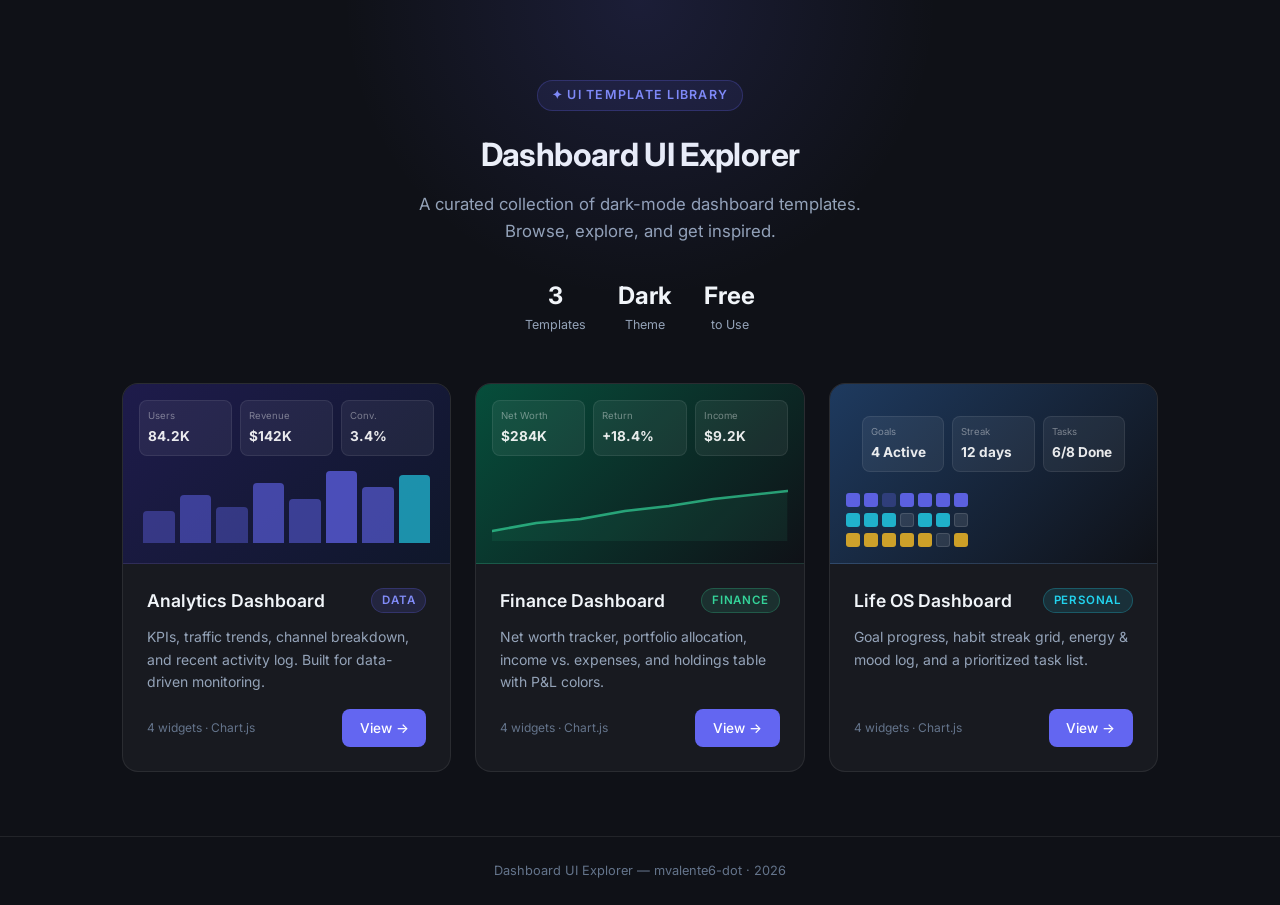
<file: index.html>
<!DOCTYPE html>
<html lang="en">
<head>
  <meta charset="UTF-8" />
  <meta name="viewport" content="width=device-width, initial-scale=1.0" />
  <title>Dashboard UI Explorer</title>
  <link rel="stylesheet" href="style.css" />
  <style>
    /* ── Gallery-specific styles ── */
    body { display: flex; flex-direction: column; align-items: center; }

    .hero {
      width: 100%;
      padding: 5rem 2rem 3rem;
      text-align: center;
      position: relative;
    }
    .hero::before {
      content: '';
      position: absolute;
      top: 0; left: 50%;
      transform: translateX(-50%);
      width: 600px; height: 300px;
      background: radial-gradient(ellipse at top, rgba(99,102,241,0.15) 0%, transparent 70%);
      pointer-events: none;
    }
    .hero-eyebrow {
      display: inline-flex;
      align-items: center;
      gap: 6px;
      font-size: 0.78rem;
      font-weight: 600;
      text-transform: uppercase;
      letter-spacing: 0.1em;
      color: var(--accent-h);
      background: rgba(99,102,241,0.1);
      border: 1px solid rgba(99,102,241,0.25);
      border-radius: 999px;
      padding: 5px 14px;
      margin-bottom: 1.25rem;
    }
    .hero h1 { margin-bottom: 0.75rem; }
    .hero p {
      font-size: 1.05rem;
      max-width: 480px;
      margin: 0 auto 2rem;
      line-height: 1.65;
    }
    .hero-stats {
      display: flex;
      justify-content: center;
      gap: 2rem;
      margin-top: 1rem;
    }
    .hero-stat {
      display: flex;
      flex-direction: column;
      align-items: center;
      gap: 2px;
    }
    .hero-stat .value {
      font-size: 1.5rem;
      font-weight: 700;
      color: var(--text);
    }
    .hero-stat .label {
      font-size: 0.78rem;
      color: var(--muted);
    }

    /* ── Gallery Grid ── */
    .gallery {
      display: grid;
      grid-template-columns: repeat(3, 1fr);
      gap: 1.5rem;
      max-width: 1100px;
      width: 100%;
      padding: 0 2rem 4rem;
    }

    .gallery-card {
      background: var(--surface);
      border: 1px solid var(--border);
      border-radius: 16px;
      overflow: hidden;
      display: flex;
      flex-direction: column;
      transition: border-color 0.2s, box-shadow 0.2s, transform 0.2s;
    }
    .gallery-card:hover {
      border-color: var(--border2);
      box-shadow: var(--glow);
      transform: translateY(-3px);
    }

    /* Dashboard preview thumbnail */
    .card-preview {
      height: 180px;
      position: relative;
      overflow: hidden;
      border-bottom: 1px solid var(--border);
    }
    .preview-analytics {
      background: linear-gradient(135deg, #1e1b4b 0%, #0f172a 100%);
    }
    .preview-finance {
      background: linear-gradient(135deg, #064e3b 0%, #0f1117 100%);
    }
    .preview-lifeos {
      background: linear-gradient(135deg, #1e3a5f 0%, #0f1117 100%);
    }

    /* Mini chart lines in preview */
    .preview-chart {
      position: absolute;
      bottom: 20px; left: 20px; right: 20px;
      height: 80px;
    }
    .preview-bar-row {
      display: flex;
      align-items: flex-end;
      gap: 5px;
      height: 100%;
    }
    .preview-bar {
      flex: 1;
      border-radius: 4px 4px 0 0;
      background: rgba(99,102,241,0.5);
    }
    .preview-kpi-row {
      position: absolute;
      top: 16px; left: 16px; right: 16px;
      display: flex;
      gap: 8px;
    }
    .preview-kpi {
      flex: 1;
      background: rgba(255,255,255,0.06);
      border-radius: 8px;
      padding: 8px;
      border: 1px solid rgba(255,255,255,0.08);
    }
    .preview-kpi .pk-label {
      font-size: 0.6rem;
      color: rgba(255,255,255,0.4);
      margin-bottom: 3px;
    }
    .preview-kpi .pk-value {
      font-size: 0.85rem;
      font-weight: 700;
      color: rgba(255,255,255,0.9);
    }
    .preview-donut {
      position: absolute;
      right: 24px;
      top: 50%;
      transform: translateY(-50%);
      width: 70px;
      height: 70px;
    }
    .preview-habits {
      position: absolute;
      bottom: 16px; left: 16px; right: 16px;
      display: flex;
      flex-direction: column;
      gap: 6px;
    }
    .preview-habit-row {
      display: flex;
      gap: 4px;
    }
    .preview-habit-dot {
      width: 14px; height: 14px;
      border-radius: 3px;
    }
    .preview-line {
      position: absolute;
      bottom: 20px; left: 16px; right: 16px;
    }
    svg.sparkline { width: 100%; height: 60px; }

    .card-body {
      padding: 1.5rem;
      display: flex;
      flex-direction: column;
      flex: 1;
      gap: 0.75rem;
    }
    .card-header {
      display: flex;
      align-items: flex-start;
      justify-content: space-between;
      gap: 0.5rem;
    }
    .card-title {
      font-size: 1.1rem;
      font-weight: 600;
      color: var(--text);
    }
    .card-desc {
      font-size: 0.875rem;
      color: var(--muted);
      line-height: 1.6;
      flex: 1;
    }
    .card-footer {
      display: flex;
      align-items: center;
      justify-content: space-between;
      margin-top: 0.25rem;
    }
    .card-meta {
      font-size: 0.75rem;
      color: var(--muted2);
    }
    .btn-view {
      display: inline-flex;
      align-items: center;
      gap: 5px;
      padding: 0.55rem 1.1rem;
      background: var(--accent);
      color: #fff;
      border-radius: var(--radius-sm);
      font-size: 0.85rem;
      font-weight: 500;
      transition: all 0.2s;
    }
    .btn-view:hover {
      background: var(--accent-h);
      box-shadow: 0 0 20px rgba(99,102,241,0.4);
    }

    /* Footer */
    .site-footer {
      width: 100%;
      border-top: 1px solid var(--border);
      padding: 1.5rem 2rem;
      text-align: center;
      font-size: 0.8rem;
      color: var(--muted2);
    }

    @media (max-width: 900px) {
      .gallery { grid-template-columns: 1fr; max-width: 480px; }
    }
  </style>
</head>
<body>

  <!-- Hero -->
  <section class="hero">
    <div class="hero-eyebrow">✦ UI Template Library</div>
    <h1>Dashboard UI Explorer</h1>
    <p>A curated collection of dark-mode dashboard templates. Browse, explore, and get inspired.</p>
    <div class="hero-stats">
      <div class="hero-stat"><span class="value">3</span><span class="label">Templates</span></div>
      <div class="hero-stat"><span class="value">Dark</span><span class="label">Theme</span></div>
      <div class="hero-stat"><span class="value">Free</span><span class="label">to Use</span></div>
    </div>
  </section>

  <!-- Gallery -->
  <main class="gallery">

    <!-- Analytics Card -->
    <a href="dashboards/analytics.html" class="gallery-card">
      <div class="card-preview preview-analytics">
        <div class="preview-kpi-row">
          <div class="preview-kpi"><div class="pk-label">Users</div><div class="pk-value">84.2K</div></div>
          <div class="preview-kpi"><div class="pk-label">Revenue</div><div class="pk-value">$142K</div></div>
          <div class="preview-kpi"><div class="pk-label">Conv.</div><div class="pk-value">3.4%</div></div>
        </div>
        <div class="preview-chart">
          <div class="preview-bar-row">
            <div class="preview-bar" style="height:40%;background:rgba(99,102,241,0.4)"></div>
            <div class="preview-bar" style="height:60%;background:rgba(99,102,241,0.5)"></div>
            <div class="preview-bar" style="height:45%;background:rgba(99,102,241,0.4)"></div>
            <div class="preview-bar" style="height:75%;background:rgba(99,102,241,0.6)"></div>
            <div class="preview-bar" style="height:55%;background:rgba(99,102,241,0.5)"></div>
            <div class="preview-bar" style="height:90%;background:rgba(99,102,241,0.7)"></div>
            <div class="preview-bar" style="height:70%;background:rgba(99,102,241,0.6)"></div>
            <div class="preview-bar" style="height:85%;background:rgba(34,211,238,0.65)"></div>
          </div>
        </div>
      </div>
      <div class="card-body">
        <div class="card-header">
          <span class="card-title">Analytics Dashboard</span>
          <span class="tag">Data</span>
        </div>
        <p class="card-desc">KPIs, traffic trends, channel breakdown, and recent activity log. Built for data-driven monitoring.</p>
        <div class="card-footer">
          <span class="card-meta">4 widgets · Chart.js</span>
          <span class="btn-view">View →</span>
        </div>
      </div>
    </a>

    <!-- Finance Card -->
    <a href="dashboards/finance.html" class="gallery-card">
      <div class="card-preview preview-finance">
        <div class="preview-kpi-row">
          <div class="preview-kpi"><div class="pk-label">Net Worth</div><div class="pk-value">$284K</div></div>
          <div class="preview-kpi"><div class="pk-label">Return</div><div class="pk-value">+18.4%</div></div>
          <div class="preview-kpi"><div class="pk-label">Income</div><div class="pk-value">$9.2K</div></div>
        </div>
        <div class="preview-line" style="bottom:16px">
          <svg class="sparkline" viewBox="0 0 200 60" preserveAspectRatio="none">
            <polyline points="0,50 30,42 60,38 90,30 120,25 150,18 200,10"
              fill="none" stroke="rgba(52,211,153,0.7)" stroke-width="2.5" stroke-linecap="round"/>
            <polygon points="0,50 30,42 60,38 90,30 120,25 150,18 200,10 200,60 0,60"
              fill="rgba(52,211,153,0.08)"/>
          </svg>
        </div>
      </div>
      <div class="card-body">
        <div class="card-header">
          <span class="card-title">Finance Dashboard</span>
          <span class="tag green">Finance</span>
        </div>
        <p class="card-desc">Net worth tracker, portfolio allocation, income vs. expenses, and holdings table with P&L colors.</p>
        <div class="card-footer">
          <span class="card-meta">4 widgets · Chart.js</span>
          <span class="btn-view">View →</span>
        </div>
      </div>
    </a>

    <!-- Life OS Card -->
    <a href="dashboards/lifeOS.html" class="gallery-card">
      <div class="card-preview preview-lifeos">
        <div class="preview-habits" style="top:16px;bottom:auto">
          <div class="preview-kpi-row" style="margin-bottom:4px">
            <div class="preview-kpi"><div class="pk-label">Goals</div><div class="pk-value">4 Active</div></div>
            <div class="preview-kpi"><div class="pk-label">Streak</div><div class="pk-value">12 days</div></div>
            <div class="preview-kpi"><div class="pk-label">Tasks</div><div class="pk-value">6/8 Done</div></div>
          </div>
        </div>
        <div class="preview-habits">
          <div class="preview-habit-row">
            <div class="preview-habit-dot" style="background:rgba(99,102,241,0.9)"></div>
            <div class="preview-habit-dot" style="background:rgba(99,102,241,0.9)"></div>
            <div class="preview-habit-dot" style="background:rgba(99,102,241,0.3)"></div>
            <div class="preview-habit-dot" style="background:rgba(99,102,241,0.9)"></div>
            <div class="preview-habit-dot" style="background:rgba(99,102,241,0.9)"></div>
            <div class="preview-habit-dot" style="background:rgba(99,102,241,0.9)"></div>
            <div class="preview-habit-dot" style="background:rgba(99,102,241,0.9)"></div>
          </div>
          <div class="preview-habit-row">
            <div class="preview-habit-dot" style="background:rgba(34,211,238,0.8)"></div>
            <div class="preview-habit-dot" style="background:rgba(34,211,238,0.8)"></div>
            <div class="preview-habit-dot" style="background:rgba(34,211,238,0.8)"></div>
            <div class="preview-habit-dot" style="background:rgba(255,255,255,0.1);border:1px solid rgba(255,255,255,0.12)"></div>
            <div class="preview-habit-dot" style="background:rgba(34,211,238,0.8)"></div>
            <div class="preview-habit-dot" style="background:rgba(34,211,238,0.8)"></div>
            <div class="preview-habit-dot" style="background:rgba(255,255,255,0.1);border:1px solid rgba(255,255,255,0.12)"></div>
          </div>
          <div class="preview-habit-row">
            <div class="preview-habit-dot" style="background:rgba(251,191,36,0.8)"></div>
            <div class="preview-habit-dot" style="background:rgba(251,191,36,0.8)"></div>
            <div class="preview-habit-dot" style="background:rgba(251,191,36,0.8)"></div>
            <div class="preview-habit-dot" style="background:rgba(251,191,36,0.8)"></div>
            <div class="preview-habit-dot" style="background:rgba(251,191,36,0.8)"></div>
            <div class="preview-habit-dot" style="background:rgba(255,255,255,0.1);border:1px solid rgba(255,255,255,0.12)"></div>
            <div class="preview-habit-dot" style="background:rgba(251,191,36,0.8)"></div>
          </div>
        </div>
      </div>
      <div class="card-body">
        <div class="card-header">
          <span class="card-title">Life OS Dashboard</span>
          <span class="tag cyan">Personal</span>
        </div>
        <p class="card-desc">Goal progress, habit streak grid, energy & mood log, and a prioritized task list.</p>
        <div class="card-footer">
          <span class="card-meta">4 widgets · Chart.js</span>
          <span class="btn-view">View →</span>
        </div>
      </div>
    </a>

  </main>

  <footer class="site-footer">
    Dashboard UI Explorer &mdash; mvalente6-dot &middot; 2026
  </footer>

</body>
</html>
</file>
<file: style.css>
/* ============================================================
   Dashboard UI Explorer — Shared Styles
   Dark modern theme: indigo + cyan accents, glass cards
   ============================================================ */

@import url('https://fonts.googleapis.com/css2?family=Inter:wght@300;400;500;600;700&display=swap');

/* ── CSS Variables ─────────────────────────────────────────── */
:root {
  --bg:        #0f1117;
  --bg2:       #161b27;
  --surface:   rgba(255, 255, 255, 0.04);
  --surface2:  rgba(255, 255, 255, 0.08);
  --border:    rgba(255, 255, 255, 0.08);
  --border2:   rgba(255, 255, 255, 0.14);
  --accent:    #6366f1;
  --accent-h:  #818cf8;
  --accent2:   #22d3ee;
  --accent2-h: #67e8f9;
  --green:     #34d399;
  --red:       #f87171;
  --yellow:    #fbbf24;
  --text:      #f1f5f9;
  --muted:     #94a3b8;
  --muted2:    #64748b;
  --radius:    12px;
  --radius-sm: 8px;
  --shadow:    0 4px 24px rgba(0, 0, 0, 0.4);
  --glow:      0 0 0 1px var(--accent), 0 4px 32px rgba(99, 102, 241, 0.25);
  --topbar-h:  56px;
  --sidebar-w: 220px;
}

/* ── Reset ─────────────────────────────────────────────────── */
*, *::before, *::after { box-sizing: border-box; margin: 0; padding: 0; }

body {
  font-family: 'Inter', sans-serif;
  background: var(--bg);
  color: var(--text);
  line-height: 1.5;
  min-height: 100vh;
  -webkit-font-smoothing: antialiased;
}

a { color: inherit; text-decoration: none; }
ul { list-style: none; }
button { cursor: pointer; border: none; background: none; font-family: inherit; }

/* ── Typography ────────────────────────────────────────────── */
h1 { font-size: 2rem;   font-weight: 700; letter-spacing: -0.02em; }
h2 { font-size: 1.4rem; font-weight: 600; letter-spacing: -0.01em; }
h3 { font-size: 1.1rem; font-weight: 600; }
h4 { font-size: 0.9rem; font-weight: 600; text-transform: uppercase; letter-spacing: 0.06em; color: var(--muted); }
p  { color: var(--muted); font-size: 0.95rem; }

/* ── Glass Card ────────────────────────────────────────────── */
.card {
  background: var(--surface);
  border: 1px solid var(--border);
  border-radius: var(--radius);
  padding: 1.5rem;
  backdrop-filter: blur(10px);
  transition: border-color 0.2s, box-shadow 0.2s, transform 0.2s;
}
.card:hover {
  border-color: var(--border2);
  box-shadow: var(--glow);
  transform: translateY(-2px);
}

/* ── Tag / Badge ───────────────────────────────────────────── */
.tag {
  display: inline-flex;
  align-items: center;
  gap: 5px;
  font-size: 0.72rem;
  font-weight: 600;
  text-transform: uppercase;
  letter-spacing: 0.07em;
  padding: 3px 10px;
  border-radius: 999px;
  background: rgba(99, 102, 241, 0.15);
  color: var(--accent-h);
  border: 1px solid rgba(99, 102, 241, 0.25);
}
.tag.cyan   { background: rgba(34,211,238,0.12); color: var(--accent2); border-color: rgba(34,211,238,0.25); }
.tag.green  { background: rgba(52,211,153,0.12); color: var(--green);   border-color: rgba(52,211,153,0.25); }
.tag.yellow { background: rgba(251,191,36,0.12);  color: var(--yellow);  border-color: rgba(251,191,36,0.25); }

/* ── Button ────────────────────────────────────────────────── */
.btn {
  display: inline-flex;
  align-items: center;
  gap: 6px;
  padding: 0.6rem 1.2rem;
  border-radius: var(--radius-sm);
  font-size: 0.88rem;
  font-weight: 500;
  transition: all 0.2s;
  white-space: nowrap;
}
.btn-primary {
  background: var(--accent);
  color: #fff;
}
.btn-primary:hover {
  background: var(--accent-h);
  box-shadow: 0 0 20px rgba(99,102,241,0.4);
}
.btn-ghost {
  background: var(--surface);
  color: var(--text);
  border: 1px solid var(--border);
}
.btn-ghost:hover {
  background: var(--surface2);
  border-color: var(--border2);
}

/* ── Stat Card ─────────────────────────────────────────────── */
.stat-card {
  background: var(--surface);
  border: 1px solid var(--border);
  border-radius: var(--radius);
  padding: 1.25rem 1.5rem;
}
.stat-card .stat-label {
  font-size: 0.78rem;
  font-weight: 500;
  text-transform: uppercase;
  letter-spacing: 0.07em;
  color: var(--muted);
  margin-bottom: 0.5rem;
}
.stat-card .stat-value {
  font-size: 1.8rem;
  font-weight: 700;
  letter-spacing: -0.03em;
  color: var(--text);
}
.stat-card .stat-change {
  font-size: 0.8rem;
  font-weight: 500;
  margin-top: 0.35rem;
}
.stat-card .stat-change.up   { color: var(--green); }
.stat-card .stat-change.down { color: var(--red); }

/* ── Chart Container ───────────────────────────────────────── */
.chart-card {
  background: var(--surface);
  border: 1px solid var(--border);
  border-radius: var(--radius);
  padding: 1.5rem;
}
.chart-card h3 {
  margin-bottom: 1.25rem;
  color: var(--text);
}
.chart-wrap {
  position: relative;
  height: 220px;
}

/* ── Data Table ────────────────────────────────────────────── */
.table-card {
  background: var(--surface);
  border: 1px solid var(--border);
  border-radius: var(--radius);
  overflow: hidden;
}
.table-card h3 {
  padding: 1.25rem 1.5rem 1rem;
  color: var(--text);
}
.data-table {
  width: 100%;
  border-collapse: collapse;
  font-size: 0.88rem;
}
.data-table thead th {
  padding: 0.6rem 1.5rem;
  text-align: left;
  font-size: 0.72rem;
  font-weight: 600;
  text-transform: uppercase;
  letter-spacing: 0.07em;
  color: var(--muted);
  border-bottom: 1px solid var(--border);
  background: rgba(255,255,255,0.02);
}
.data-table tbody td {
  padding: 0.85rem 1.5rem;
  border-bottom: 1px solid rgba(255,255,255,0.04);
  color: var(--muted);
}
.data-table tbody td:first-child { color: var(--text); font-weight: 500; }
.data-table tbody tr:last-child td { border-bottom: none; }
.data-table tbody tr:hover td { background: rgba(255,255,255,0.03); }

/* ── Progress Bar ──────────────────────────────────────────── */
.progress-bar-wrap {
  background: var(--surface2);
  border-radius: 999px;
  height: 6px;
  overflow: hidden;
}
.progress-bar-fill {
  height: 100%;
  border-radius: 999px;
  background: linear-gradient(90deg, var(--accent), var(--accent2));
  transition: width 1s ease;
}

/* ── Dashboard Shell (topbar + sidebar + content) ──────────── */
.topbar {
  position: fixed;
  top: 0; left: 0; right: 0;
  height: var(--topbar-h);
  background: rgba(15,17,23,0.85);
  backdrop-filter: blur(12px);
  border-bottom: 1px solid var(--border);
  display: flex;
  align-items: center;
  padding: 0 1.5rem;
  gap: 1rem;
  z-index: 100;
}
.topbar .back-link {
  display: flex;
  align-items: center;
  gap: 6px;
  font-size: 0.85rem;
  color: var(--muted);
  transition: color 0.2s;
  padding: 6px 10px;
  border-radius: var(--radius-sm);
}
.topbar .back-link:hover { color: var(--text); background: var(--surface2); }
.topbar .topbar-divider {
  width: 1px; height: 20px;
  background: var(--border);
}
.topbar .topbar-title {
  font-size: 0.95rem;
  font-weight: 600;
}
.topbar .topbar-tag { margin-left: auto; }

.sidebar {
  position: fixed;
  top: var(--topbar-h);
  left: 0;
  width: var(--sidebar-w);
  height: calc(100vh - var(--topbar-h));
  background: var(--bg2);
  border-right: 1px solid var(--border);
  padding: 1.5rem 0;
  overflow-y: auto;
  z-index: 90;
}
.sidebar-section {
  padding: 0 1rem 1.5rem;
}
.sidebar-section h4 {
  padding: 0 0.5rem;
  margin-bottom: 0.5rem;
  font-size: 0.68rem;
}
.sidebar-link {
  display: flex;
  align-items: center;
  gap: 8px;
  padding: 0.5rem 0.75rem;
  border-radius: var(--radius-sm);
  font-size: 0.875rem;
  color: var(--muted);
  transition: all 0.15s;
}
.sidebar-link:hover { color: var(--text); background: var(--surface2); }
.sidebar-link.active { color: var(--text); background: rgba(99,102,241,0.12); }
.sidebar-link .icon { font-size: 1rem; width: 18px; text-align: center; }

.dashboard-content {
  margin-top: var(--topbar-h);
  margin-left: var(--sidebar-w);
  padding: 2rem;
  min-height: calc(100vh - var(--topbar-h));
}

.dashboard-grid {
  display: grid;
  gap: 1.25rem;
}
.grid-4 { grid-template-columns: repeat(4, 1fr); }
.grid-2 { grid-template-columns: repeat(2, 1fr); }
.grid-3 { grid-template-columns: repeat(3, 1fr); }
.col-span-2 { grid-column: span 2; }
.col-span-3 { grid-column: span 3; }

/* ── Value colors ──────────────────────────────────────────── */
.text-green  { color: var(--green) !important; }
.text-red    { color: var(--red) !important; }
.text-accent { color: var(--accent-h) !important; }
.text-cyan   { color: var(--accent2) !important; }
.text-muted  { color: var(--muted) !important; }

/* ── Habit Grid ────────────────────────────────────────────── */
.habit-grid-wrap { overflow-x: auto; }
.habit-table { border-collapse: separate; border-spacing: 6px; width: 100%; }
.habit-table th {
  font-size: 0.72rem;
  font-weight: 500;
  color: var(--muted);
  text-align: center;
  padding: 0 4px;
}
.habit-table td.habit-name {
  font-size: 0.85rem;
  color: var(--text);
  padding-right: 12px;
  white-space: nowrap;
}
.habit-dot {
  width: 28px; height: 28px;
  border-radius: 6px;
  display: inline-block;
}
.habit-dot.done    { background: var(--accent); }
.habit-dot.partial { background: rgba(99,102,241,0.35); }
.habit-dot.missed  { background: var(--surface2); border: 1px solid var(--border); }

/* ── Task List ─────────────────────────────────────────────── */
.task-list { display: flex; flex-direction: column; gap: 0.5rem; }
.task-item {
  display: flex;
  align-items: center;
  gap: 10px;
  padding: 0.75rem 1rem;
  border-radius: var(--radius-sm);
  background: var(--surface2);
  font-size: 0.88rem;
  color: var(--text);
}
.task-item input[type="checkbox"] {
  width: 16px; height: 16px;
  accent-color: var(--accent);
  cursor: pointer;
  flex-shrink: 0;
}
.task-item.done { color: var(--muted2); text-decoration: line-through; }
.task-priority {
  margin-left: auto;
  font-size: 0.7rem;
  font-weight: 600;
  padding: 2px 7px;
  border-radius: 4px;
}
.task-priority.high   { background: rgba(248,113,113,0.15); color: var(--red); }
.task-priority.med    { background: rgba(251,191,36,0.15);  color: var(--yellow); }
.task-priority.low    { background: rgba(52,211,153,0.15);  color: var(--green); }

/* ── Responsive ────────────────────────────────────────────── */
@media (max-width: 1100px) {
  .grid-4 { grid-template-columns: repeat(2, 1fr); }
  .grid-3 { grid-template-columns: repeat(2, 1fr); }
  .col-span-2, .col-span-3 { grid-column: span 1; }
}
@media (max-width: 768px) {
  .sidebar { display: none; }
  .dashboard-content { margin-left: 0; padding: 1rem; }
  .grid-4, .grid-2, .grid-3 { grid-template-columns: 1fr; }
}
</file>
